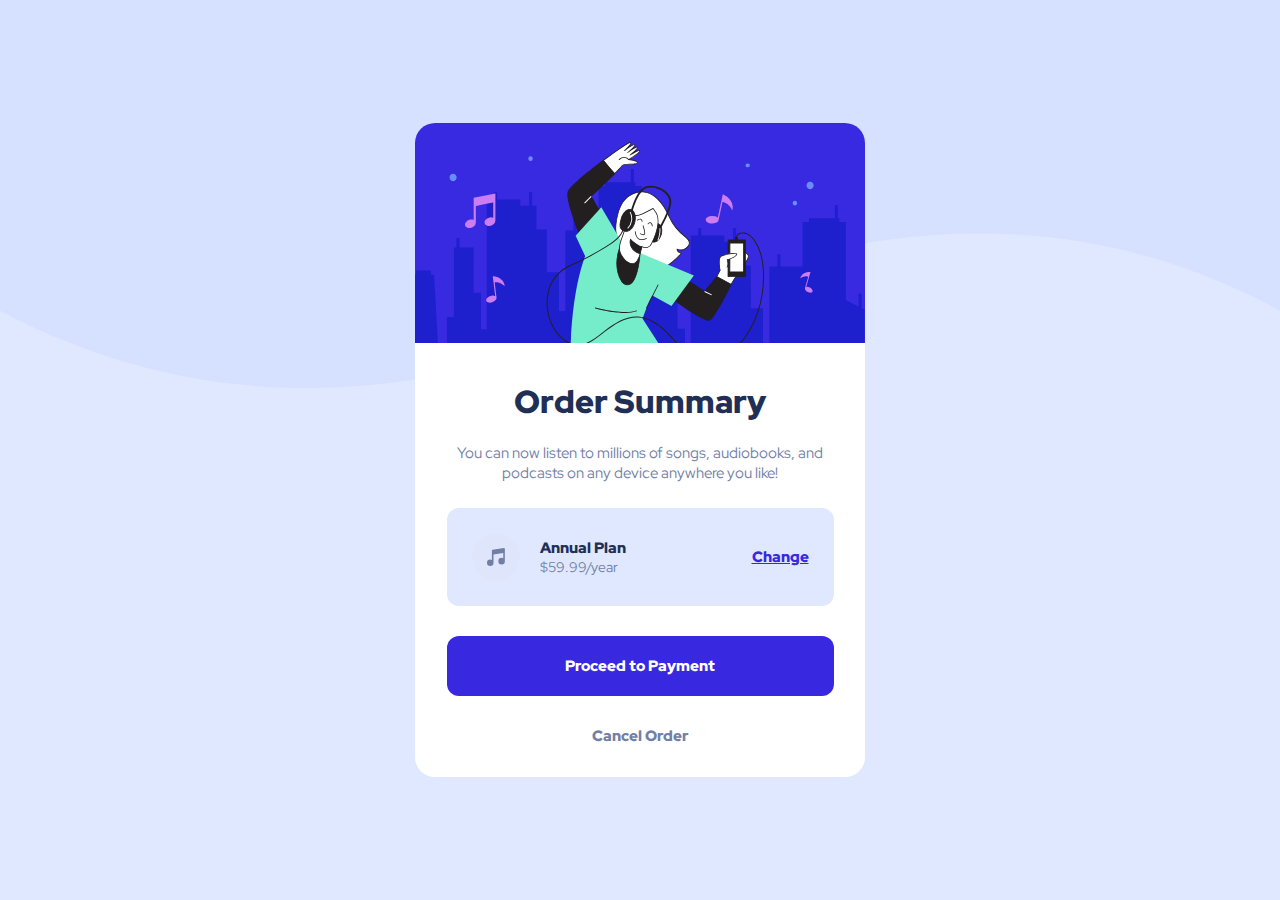
<file: index.html>
<!DOCTYPE html>
<html lang="en">

<head>
  <meta charset="UTF-8">
  <meta name="viewport" content="width=device-width, initial-scale=1.0">
  <!-- displays site properly based on user's device -->

  <link rel="icon" type="image/png" sizes="32x32" href="./images/favicon-32x32.png">
  <link rel="stylesheet" href="style.css">

  <title>Frontend Mentor | Order summary card</title>

  <!-- Feel free to remove these styles or customise in your own stylesheet 👍 -->
  <style>
    .attribution {
      font-size: 11px;
      text-align: center;
    }

    .attribution a {
      color: hsl(228, 45%, 44%);
    }
  </style>
</head>

<body>


  <div class="container">
    <div class="hero">
      <img src="/images/illustration-hero.svg" alt="">
    </div>
    <div class="text-content">
      <h1 class="title"> Order Summary</h1>
      <p class="sub">You can now listen to millions of songs, audiobooks, and podcasts on any
        device anywhere you like!</p>
      <div class="plan-box">
        <div class="plan-boxl">
          <img src="/images/icon-music.svg" alt="">
          <div>
            <h5>Annual Plan</h5>
            <p> $59.99/year</p>
          </div>
        </div>
        <a href="#">Change</a>

      </div>
      <a href="" class="btn">Proceed to Payment</a>
      <a href="" class="btn-btn">Cancel Order</a>
    </div>
  </div>

  <!-- Order Summary

  You can now listen to millions of songs, audiobooks, and podcasts on any 
  device anywhere you like!

  Annual Plan
  $59.99/year

  Change

  Proceed to Payment
  Cancel Order
   -->
  <!-- <div class="attribution">
    Challenge by <a href="https://www.frontendmentor.io?ref=challenge" target="_blank">Frontend Mentor</a>.
    Coded by <a href="#">Your Name Here</a>.
  </div> -->
</body>

</html>
</file>
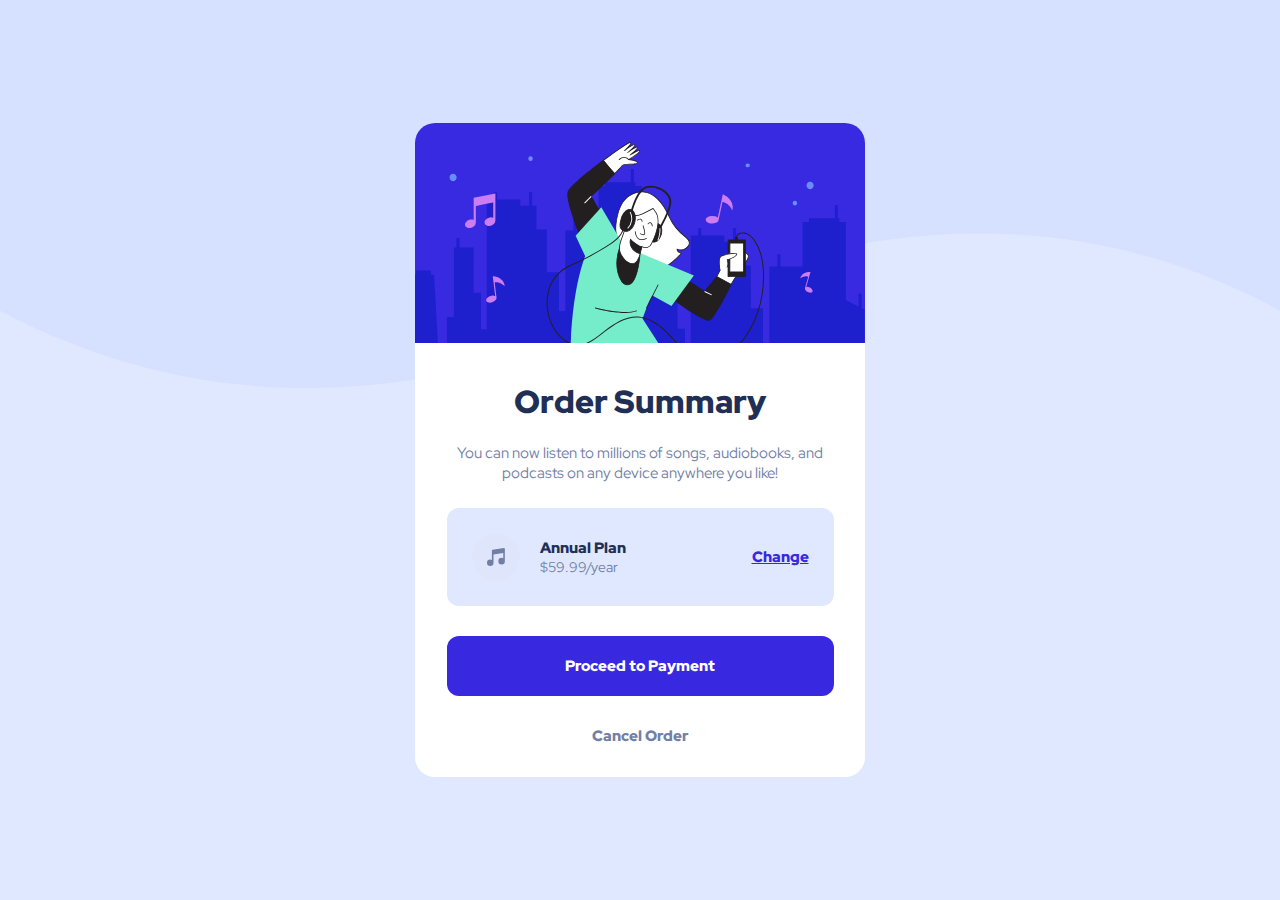
<file: i.html>
<!DOCTYPE html>
<html lang="en">

<head>
    <meta charset="UTF-8">
    <meta http-equiv="X-UA-Compatible" content="IE=edge">
    <meta name="viewport" content="width=device-width, initial-scale=1.0">
    <link rel="stylesheet" href="/s.css">
    <title>Document</title>
</head>

<body>
    <div class="container">
        <div class="hero">
            <img src="/images/illustration-hero.svg" alt="">
        </div>
        <div class="text-content">
            <h1 class="title">Order Summary</h1>
            <p class="sub">You can now listen to millions of songs, audiobooks, and podcasts on any
                device anywhere you like!</p>

            <div class="plan-box">
                <div class="plan-boxl">
                    <img src="/images/icon-music.svg" alt="" srcset="">
                    <div>
                        <h5>Annual Plan</h5>
                        <p> $59.99/year</p>
                    </div>
                </div>
                <a href="#"> Change</a>


            </div>
            <a href="#" class="btn">Proceed to Payment</a>
            <a href="#" class="btn-btn">Cancel Order</a>

        </div>
    </div>
</body>

</html>
</file>
<file: style.css>
@import url('https://fonts.googleapis.com/css2?family=Red+Hat+Display:wght@500;700;900&display=swap');

:root {
    --Pale-blue: hsl(225, 100%, 94%);
    --Bright-blue: hsl(245, 75%, 52%);
    --Very-pale-blue: hsl(225, 100%, 98%);
    --Desaturated-blue: hsl(224, 23%, 55%);
    --Dark-blue: hsl(223, 47%, 23%);
}

* {
    margin: 0;
    padding: 0;
    box-sizing: border-box;
}

body {
    font-family: 'Red Hat Display';
    min-height: 100vh;
    background-image: url(/images/pattern-background-desktop.svg);
    background-repeat: no-repeat;
    background-size: contain;
    background-color: var(--Pale-blue);
    position: relative;
    font-size: 15px;
}

.container {
    position: absolute;
    left: 50%;
    top: 50%;
    transform: translate(-50%, -50%);
    max-width: 450px;
    background: white;
    border-radius: 20px;
    overflow: hidden;

}

.text-content {
    padding: 7%;
    text-align: center;

}

.title {
    color: var(--Dark-blue);

    font-weight: 900;
    font-size: 32px;
    margin-bottom: 20px;
}

.sub {
    color: var(--Desaturated-blue);
    margin-bottom: 25px;
}

.plan-box {
    background-color: var(--Pale-blue);
    display: flex;
    border-radius: 12px;
    padding: 25px;
    align-items: center;
    justify-content: space-between;
}

.plan-boxl {
    align-items: center;
    display: flex;
    text-align: left;
}

.plan-boxl div {
    margin-left: 20px;
}

.plan-boxl h5 {
    color: var(--Dark-blue);
    font-weight: 900;
    font-size: 15px;
}

.plan-boxl p {
    color: var(--Desaturated-blue);
    font-size: 14px;
}

a {
    color: var(--Bright-blue);
    font-weight: 900;
    transition: color .3s ease;
}

a:hover {
    text-decoration: none;
    color: var(--Desaturated-blue);
}

a.btn {
    display: block;
    text-decoration: none;
    color: white;
    background-color: var(--Bright-blue);
    padding: 20px 0;
    border-radius: 12px;
    margin: 30px 0;
    transition: background-color .3s ease;
}

.btn:hover {
    background-color: var(--Desaturated-blue);
}

a.btn-btn {
    color: var(--Desaturated-blue);
    text-decoration: none;
    font-weight: 900;
    transition: color .3s ease;
}

a.btn-btn:hover {
    color: var(--Dark-blue);
}








@media (max-width:425px) {
    .container {
        max-width: 87%;
    }

    body {
        background-image: url(/images/pattern-background-mobile.svg);
        font-size: 14px;
    }

    .title {
        font-size: 23px;
    }

    div .plan-box {
        padding: 12px;
    }

    .plan-boxl div {
        margin-left: 10px;
    }

    a.btn,
    a.btn-btn,
    .plan-box a {
        font-size: 12px;
    }
}
</file>
<file: s.css>
@import url('https://fonts.googleapis.com/css2?family=Red+Hat+Display:wght@500;700;900&display=swap');

:root {
    --Pale-blue: hsl(225, 100%, 94%);
    --Bright-blue: hsl(245, 75%, 52%);
    --Very-pale-blue: hsl(225, 100%, 98%);
    --Desaturated-blue: hsl(224, 23%, 55%);
    --Dark-blue: hsl(223, 47%, 23%);
}

* {
    margin: 0;
    padding: 0;
    box-sizing: border-box;
}

body {
    font-family: 'Red Hat Display';
    min-height: 100vh;
    background-image: url(/images/pattern-background-desktop.svg);
    background-repeat: no-repeat;
    background-size: contain;
    background-color: var(--Pale-blue);
    position: relative;
    font-size: 15px;
}

.container {
    position: absolute;
    left: 50%;
    top: 50%;
    transform: translate(-50%, -50%);
    max-width: 450px;
    background: white;
    border-radius: 20px;
    overflow: hidden;

}

.text-content {
    padding: 7%;
    text-align: center;

}

.title {
    color: var(--Dark-blue);

    font-weight: 900;
    font-size: 32px;
    margin-bottom: 20px;
}

.sub {
    color: var(--Desaturated-blue);
    margin-bottom: 25px;
}

.plan-box {
    background-color: var(--Pale-blue);
    display: flex;
    border-radius: 12px;
    padding: 25px;
    align-items: center;
    justify-content: space-between;
}

.plan-boxl {
    align-items: center;
    display: flex;
    text-align: left;
}

.plan-boxl div {
    margin-left: 20px;
}

.plan-boxl h5 {
    color: var(--Dark-blue);
    font-weight: 900;
    font-size: 15px;
}

.plan-boxl p {
    color: var(--Desaturated-blue);
    font-size: 14px;
}

a {
    color: var(--Bright-blue);
    font-weight: 900;
    transition: color .3s ease;
}

a:hover {
    text-decoration: none;
    color: var(--Desaturated-blue);
}

a.btn {
    display: block;
    text-decoration: none;
    color: white;
    background-color: var(--Bright-blue);
    padding: 20px 0;
    border-radius: 12px;
    margin: 30px 0;
    transition: background-color .3s ease;
}

.btn:hover {
    background-color: var(--Desaturated-blue);
}

a.btn-btn {
    color: var(--Desaturated-blue);
    text-decoration: none;
    font-weight: 900;
    transition: color .3s ease;
}

a.btn-btn:hover {
    color: var(--Dark-blue);
}








@media (max-width:425px) {
    .container {
        max-width: 87%;
    }

    body {
        background-image: url(/images/pattern-background-mobile.svg);
        font-size: 14px;
    }

    .title {
        font-size: 23px;
    }

    div .plan-box {
        padding: 12px;
    }

    .plan-boxl div {
        margin-left: 10px;
    }

    a.btn,
    a.btn-btn,
    .plan-box a {
        font-size: 12px;
    }
}
</file>
